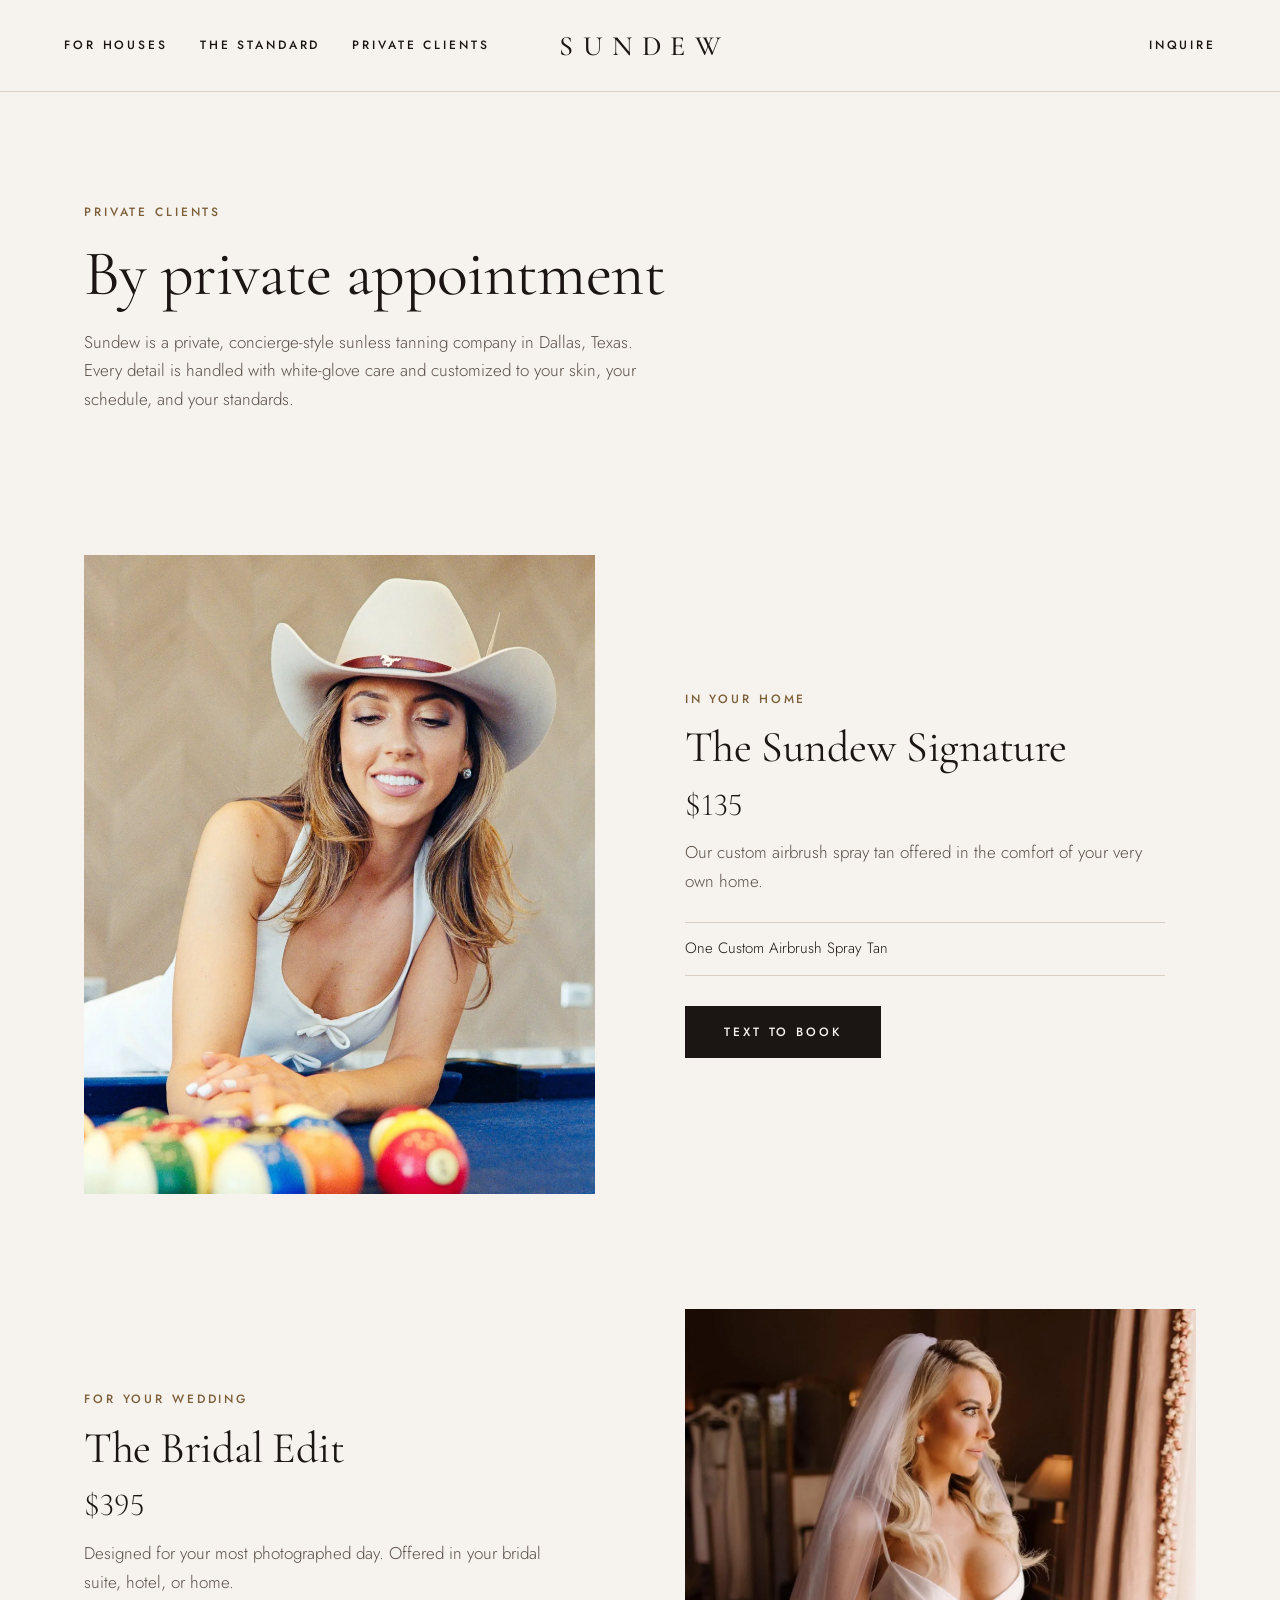
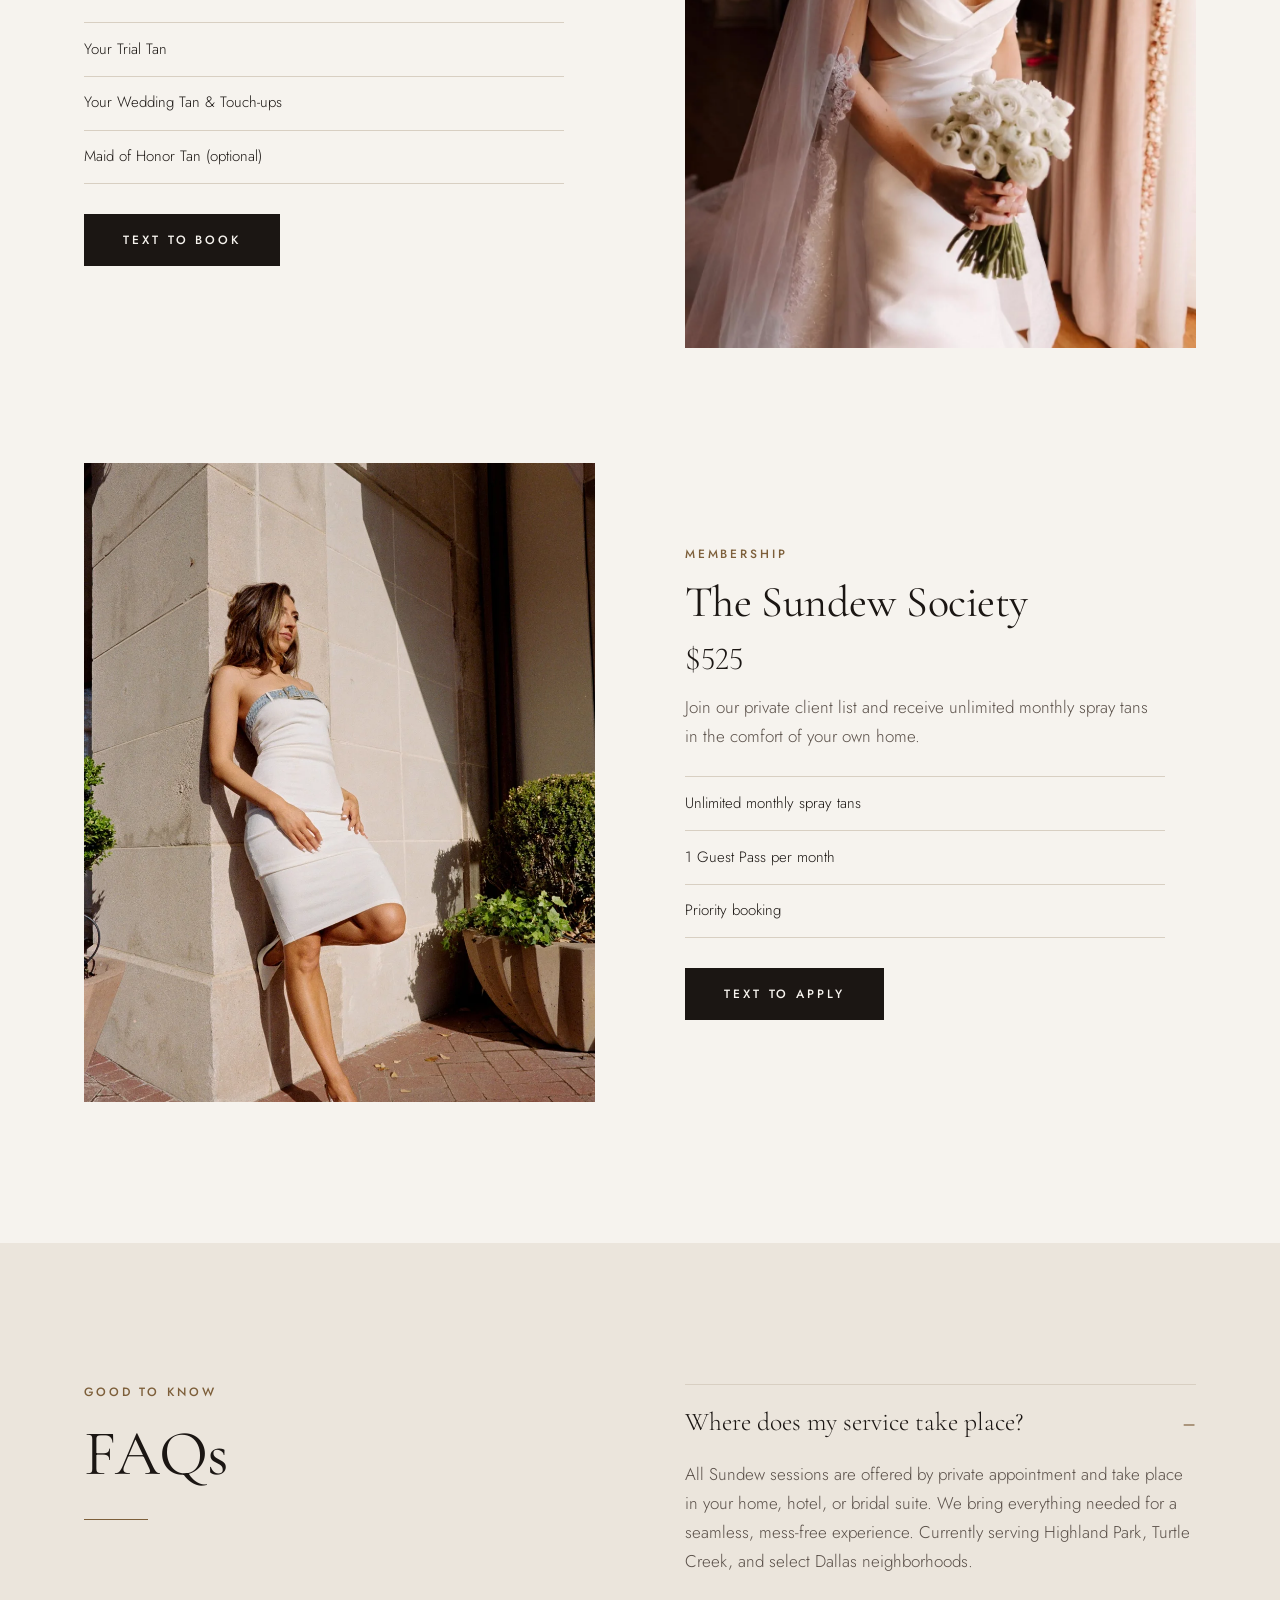
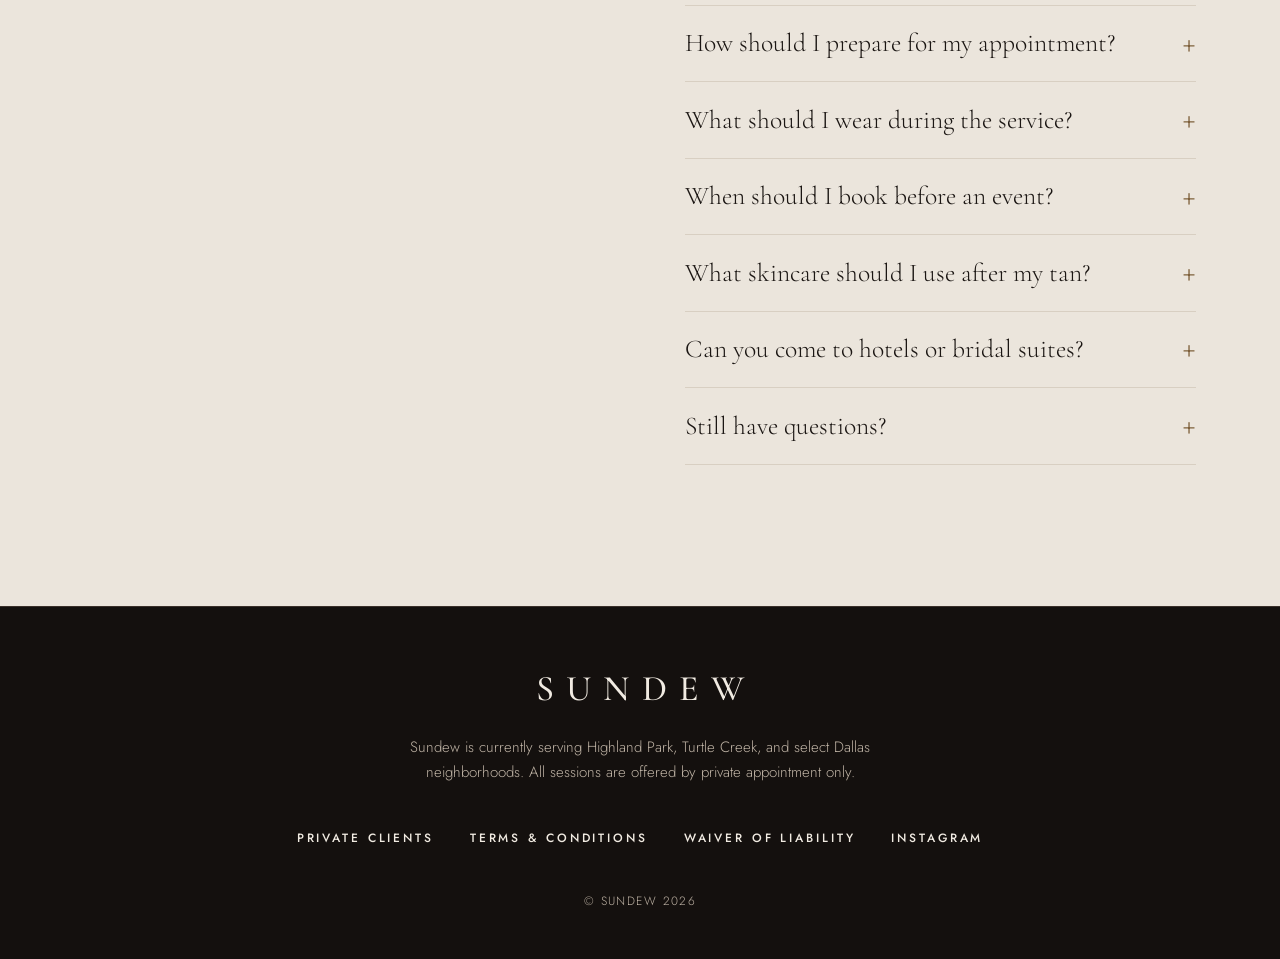
<file: private.html>
<!DOCTYPE html>
<html lang="en">
<head>
  <meta charset="utf-8">
  <meta name="viewport" content="width=device-width, initial-scale=1">
  <title>Private clients | Sundew</title>
  <meta name="description" content="Sundew's private client services in Dallas: The Sundew Signature, The Bridal Edit, and The Sundew Society. Custom airbrush tanning in your home, hotel, or bridal suite.">
  <link rel="canonical" href="https://www.sundewgroup.com/private.html">
  <link rel="icon" href="assets/favicon.svg" type="image/svg+xml">
  <link rel="preconnect" href="https://fonts.googleapis.com">
  <link rel="preconnect" href="https://fonts.gstatic.com" crossorigin>
  <link href="https://fonts.googleapis.com/css2?family=Cormorant+Garamond:ital,wght@0,400;0,500;1,400&family=Jost:wght@300;400;500&display=swap" rel="stylesheet">
  <link rel="stylesheet" href="css/styles.css?v=3">
</head>
<body>
  <a class="skip-link" href="#main">Skip to content</a>

  <header class="site-header">
    <div class="header-row">
      <button class="nav-toggle" id="nav-toggle" type="button" aria-expanded="false" aria-controls="site-nav">Menu</button>
      <a class="wordmark" href="./" aria-label="Sundew home">Sundew</a>
      <a class="header-cta" href="./#inquire">Inquire</a>
      <nav class="site-nav" id="site-nav" aria-label="Main">
        <a href="./#houses">For houses</a>
        <a href="./#standard">The standard</a>
        <a href="private.html">Private clients</a>
      </nav>
    </div>
  </header>

  <main id="main">
    <section class="page-head">
      <div class="wrap">
        <p class="label">Private clients</p>
        <h1>By private appointment</h1>
        <p>Sundew is a private, concierge-style sunless tanning company in Dallas, Texas. Every detail is handled with white-glove care and customized to your skin, your schedule, and your standards.</p>
      </div>
    </section>

    <section class="section" id="services">
      <div class="wrap">
        <article class="service">
          <figure class="service-figure">
            <img src="assets/photos/signature.webp" alt="A glowing Sundew client in a cream cowboy hat leaning over a pool table" width="1000" height="1500">
          </figure>
          <div class="service-copy">
            <p class="label">In your home</p>
            <h2>The Sundew Signature</h2>
            <p class="price">$135</p>
            <p>Our custom airbrush spray tan offered in the comfort of your very own home.</p>
            <ul class="includes">
              <li>One Custom Airbrush Spray Tan</li>
            </ul>
            <a class="btn" href="sms:+19258769255">Text to book</a>
          </div>
        </article>

        <article class="service service--flip">
          <figure class="service-figure">
            <img src="assets/photos/bridal.webp" alt="A bride in a silk gown and veil holding a white bouquet" width="1000" height="1245" loading="lazy">
          </figure>
          <div class="service-copy">
            <p class="label">For your wedding</p>
            <h2>The Bridal Edit</h2>
            <p class="price">$395</p>
            <p>Designed for your most photographed day. Offered in your bridal suite, hotel, or home.</p>
            <ul class="includes">
              <li>Your Trial Tan</li>
              <li>Your Wedding Tan &amp; Touch-ups</li>
              <li>Maid of Honor Tan (optional)</li>
            </ul>
            <a class="btn" href="sms:+19258769255">Text to book</a>
          </div>
        </article>

        <article class="service">
          <figure class="service-figure">
            <img src="assets/photos/portrait-wall.webp" alt="A Sundew client in a white dress leaning against a limestone wall in afternoon sun" width="1000" height="1500" loading="lazy">
          </figure>
          <div class="service-copy">
            <p class="label">Membership</p>
            <h2>The Sundew Society</h2>
            <p class="price">$525</p>
            <p>Join our private client list and receive unlimited monthly spray tans in the comfort of your own home.</p>
            <ul class="includes">
              <li>Unlimited monthly spray tans</li>
              <li>1 Guest Pass per month</li>
              <li>Priority booking</li>
            </ul>
            <a class="btn" href="sms:+19258769255">Text to apply</a>
          </div>
        </article>
      </div>
    </section>

    <section class="section faqs services" id="faq">
      <div class="wrap faq-layout">
        <div class="section-head">
          <p class="label">Good to know</p>
          <h2>FAQs</h2>
        </div>
        <div class="faq-list">
          <details class="faq" open>
            <summary>Where does my service take place?</summary>
            <p>All Sundew sessions are offered by private appointment and take place in your home, hotel, or bridal suite. We bring everything needed for a seamless, mess-free experience. Currently serving Highland Park, Turtle Creek, and select Dallas neighborhoods.</p>
          </details>
          <details class="faq">
            <summary>How should I prepare for my appointment?</summary>
            <ul>
              <li>Exfoliate 24–48 hours before.</li>
              <li>Shave or wax at least 24 hours in advance.</li>
              <li>Avoid lotion, deodorant, and perfume the day of.</li>
              <li>Wear loose, dark clothing.</li>
            </ul>
            <p>Pro tip: schedule nails, facials, or waxing before your tan—not after.</p>
          </details>
          <details class="faq">
            <summary>What should I wear during the service?</summary>
            <p>Whatever makes you feel most comfortable. Most clients go nude or wear a disposable thong. Male clients must wear undergarments.</p>
          </details>
          <details class="faq">
            <summary>When should I book before an event?</summary>
            <p>We recommend booking 1–2 days before your event.</p>
            <p>Brides: schedule your trial tan at least 3 weeks before the big day.</p>
          </details>
          <details class="faq">
            <summary>What skincare should I use after my tan?</summary>
            <ul>
              <li>Moisturize daily with fragrance-free lotion.</li>
              <li>Avoid oils, exfoliants, or long steamy showers.</li>
              <li>Use a tan extender to help your glow last even longer.</li>
            </ul>
          </details>
          <details class="faq">
            <summary>Can you come to hotels or bridal suites?</summary>
            <p>Yes. Sundew serves private homes, hotels, and bridal suites across Highland Park, Turtle Creek, and select Dallas neighborhoods.</p>
          </details>
          <details class="faq">
            <summary>Still have questions?</summary>
            <p>Please <a href="./#inquire">contact us using the form</a>, or text (925) 876-9255.</p>
          </details>
        </div>
      </div>
    </section>
  </main>

  <footer class="site-footer">
    <div class="wrap footer-inner">
      <p class="wordmark wordmark--footer">Sundew</p>
      <p class="footer-area">Sundew is currently serving Highland Park, Turtle Creek, and select Dallas neighborhoods. All sessions are offered by private appointment only.</p>
      <nav class="footer-nav" aria-label="Footer">
        <a href="private.html">Private clients</a>
        <a href="terms.html">Terms &amp; Conditions</a>
        <a href="waiver.html">Waiver of Liability</a>
        <a href="https://www.instagram.com/sundewdallas/">Instagram</a>
      </nav>
      <p class="footer-legal">&copy; Sundew <span id="year">2026</span></p>
    </div>
  </footer>

  <script src="js/config.js"></script>
  <script src="js/main.js?v=3"></script>
</body>
</html>
</file>
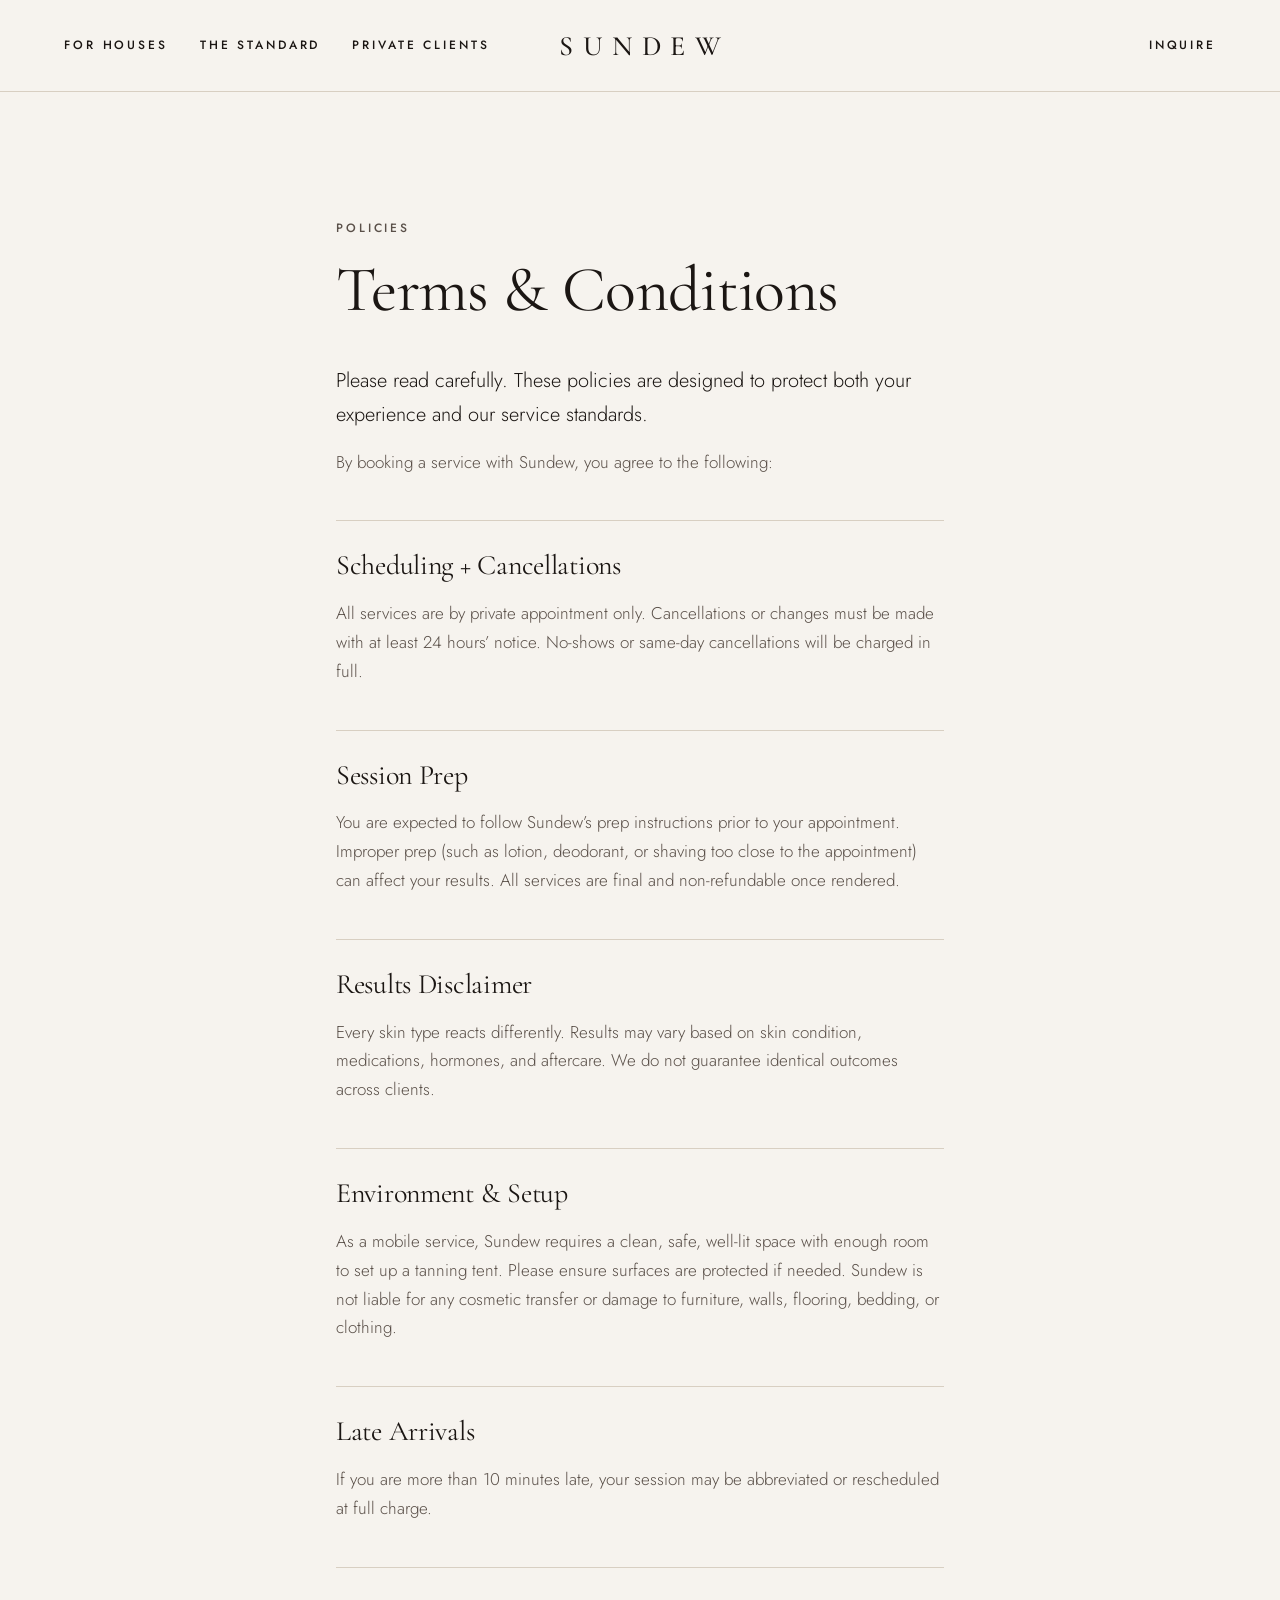
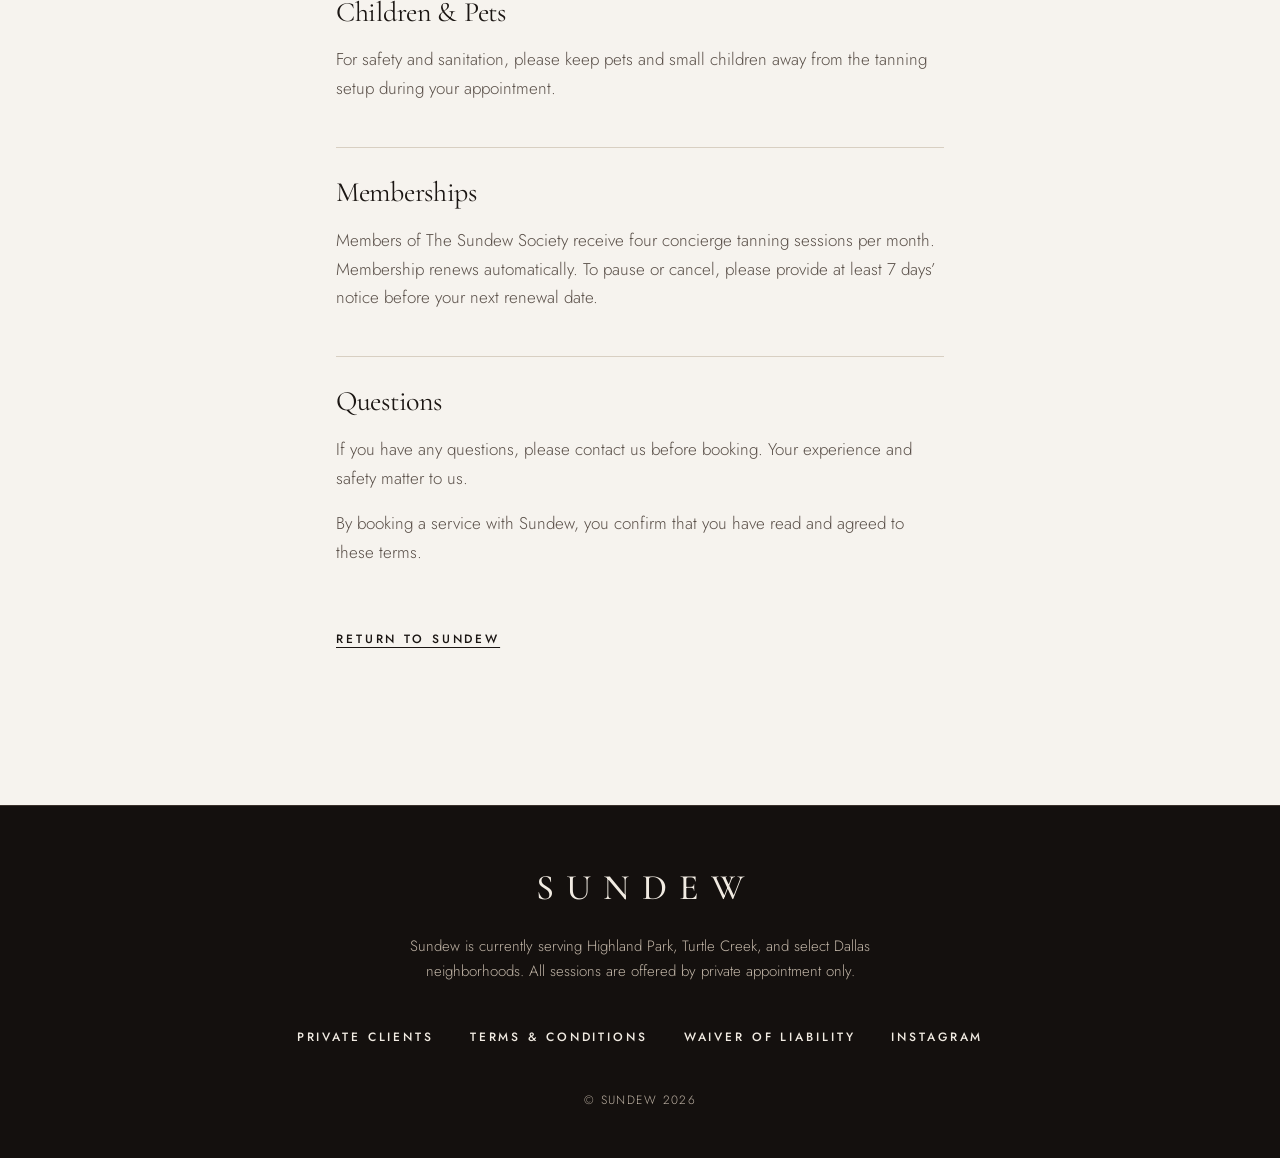
<file: terms.html>
<!DOCTYPE html>
<html lang="en">
<head>
  <meta charset="utf-8">
  <meta name="viewport" content="width=device-width, initial-scale=1">
  <title>Terms &amp; Conditions | Sundew</title>
  <meta name="description" content="Sundew's terms and conditions for private spray tanning appointments.">
  <link rel="canonical" href="https://www.sundewgroup.com/terms.html">
  <link rel="icon" href="assets/favicon.svg" type="image/svg+xml">
  <link rel="preconnect" href="https://fonts.googleapis.com">
  <link rel="preconnect" href="https://fonts.gstatic.com" crossorigin>
  <link href="https://fonts.googleapis.com/css2?family=Cormorant+Garamond:ital,wght@0,400;0,500;1,400&family=Jost:wght@300;400;500&display=swap" rel="stylesheet">
  <link rel="stylesheet" href="css/styles.css?v=3">
</head>
<body>
  <a class="skip-link" href="#main">Skip to content</a>

  <header class="site-header">
    <div class="header-row">
      <button class="nav-toggle" id="nav-toggle" type="button" aria-expanded="false" aria-controls="site-nav">Menu</button>
      <a class="wordmark" href="./" aria-label="Sundew home">Sundew</a>
      <a class="header-cta" href="./#inquire">Inquire</a>
      <nav class="site-nav" id="site-nav" aria-label="Main">
        <a href="./#houses">For houses</a>
        <a href="./#standard">The standard</a>
        <a href="private.html">Private clients</a>
      </nav>
    </div>
  </header>

  <main id="main" class="legal">
    <div class="wrap">
      <p class="label">Policies</p>
      <h1>Terms &amp; Conditions</h1>
      <p class="lead">Please read carefully. These policies are designed to protect both your experience and our service standards.</p>
      <p>By booking a service with Sundew, you agree to the following:</p>

      <h2>Scheduling + Cancellations</h2>
      <p>All services are by private appointment only. Cancellations or changes must be made with at least 24 hours’ notice. No-shows or same-day cancellations will be charged in full.</p>

      <h2>Session Prep</h2>
      <p>You are expected to follow Sundew’s prep instructions prior to your appointment. Improper prep (such as lotion, deodorant, or shaving too close to the appointment) can affect your results. All services are final and non-refundable once rendered.</p>

      <h2>Results Disclaimer</h2>
      <p>Every skin type reacts differently. Results may vary based on skin condition, medications, hormones, and aftercare. We do not guarantee identical outcomes across clients.</p>

      <h2>Environment &amp; Setup</h2>
      <p>As a mobile service, Sundew requires a clean, safe, well-lit space with enough room to set up a tanning tent. Please ensure surfaces are protected if needed. Sundew is not liable for any cosmetic transfer or damage to furniture, walls, flooring, bedding, or clothing.</p>

      <h2>Late Arrivals</h2>
      <p>If you are more than 10 minutes late, your session may be abbreviated or rescheduled at full charge.</p>

      <h2>Children &amp; Pets</h2>
      <p>For safety and sanitation, please keep pets and small children away from the tanning setup during your appointment.</p>

      <h2>Memberships</h2>
      <p>Members of The Sundew Society receive four concierge tanning sessions per month. Membership renews automatically. To pause or cancel, please provide at least 7 days’ notice before your next renewal date.</p>

      <h2>Questions</h2>
      <p>If you have any questions, please contact us before booking. Your experience and safety matter to us.</p>
      <p>By booking a service with Sundew, you confirm that you have read and agreed to these terms.</p>

      <a class="text-link back" href="./">Return to Sundew</a>
    </div>
  </main>

  <footer class="site-footer">
    <div class="wrap footer-inner">
      <p class="wordmark wordmark--footer">Sundew</p>
      <p class="footer-area">Sundew is currently serving Highland Park, Turtle Creek, and select Dallas neighborhoods. All sessions are offered by private appointment only.</p>
      <nav class="footer-nav" aria-label="Footer">
        <a href="private.html">Private clients</a>
        <a href="terms.html">Terms &amp; Conditions</a>
        <a href="waiver.html">Waiver of Liability</a>
        <a href="https://www.instagram.com/sundewdallas/">Instagram</a>
      </nav>
      <p class="footer-legal">&copy; Sundew <span id="year">2026</span></p>
    </div>
  </footer>

  <script src="js/config.js"></script>
  <script src="js/main.js?v=3"></script>
</body>
</html>
</file>
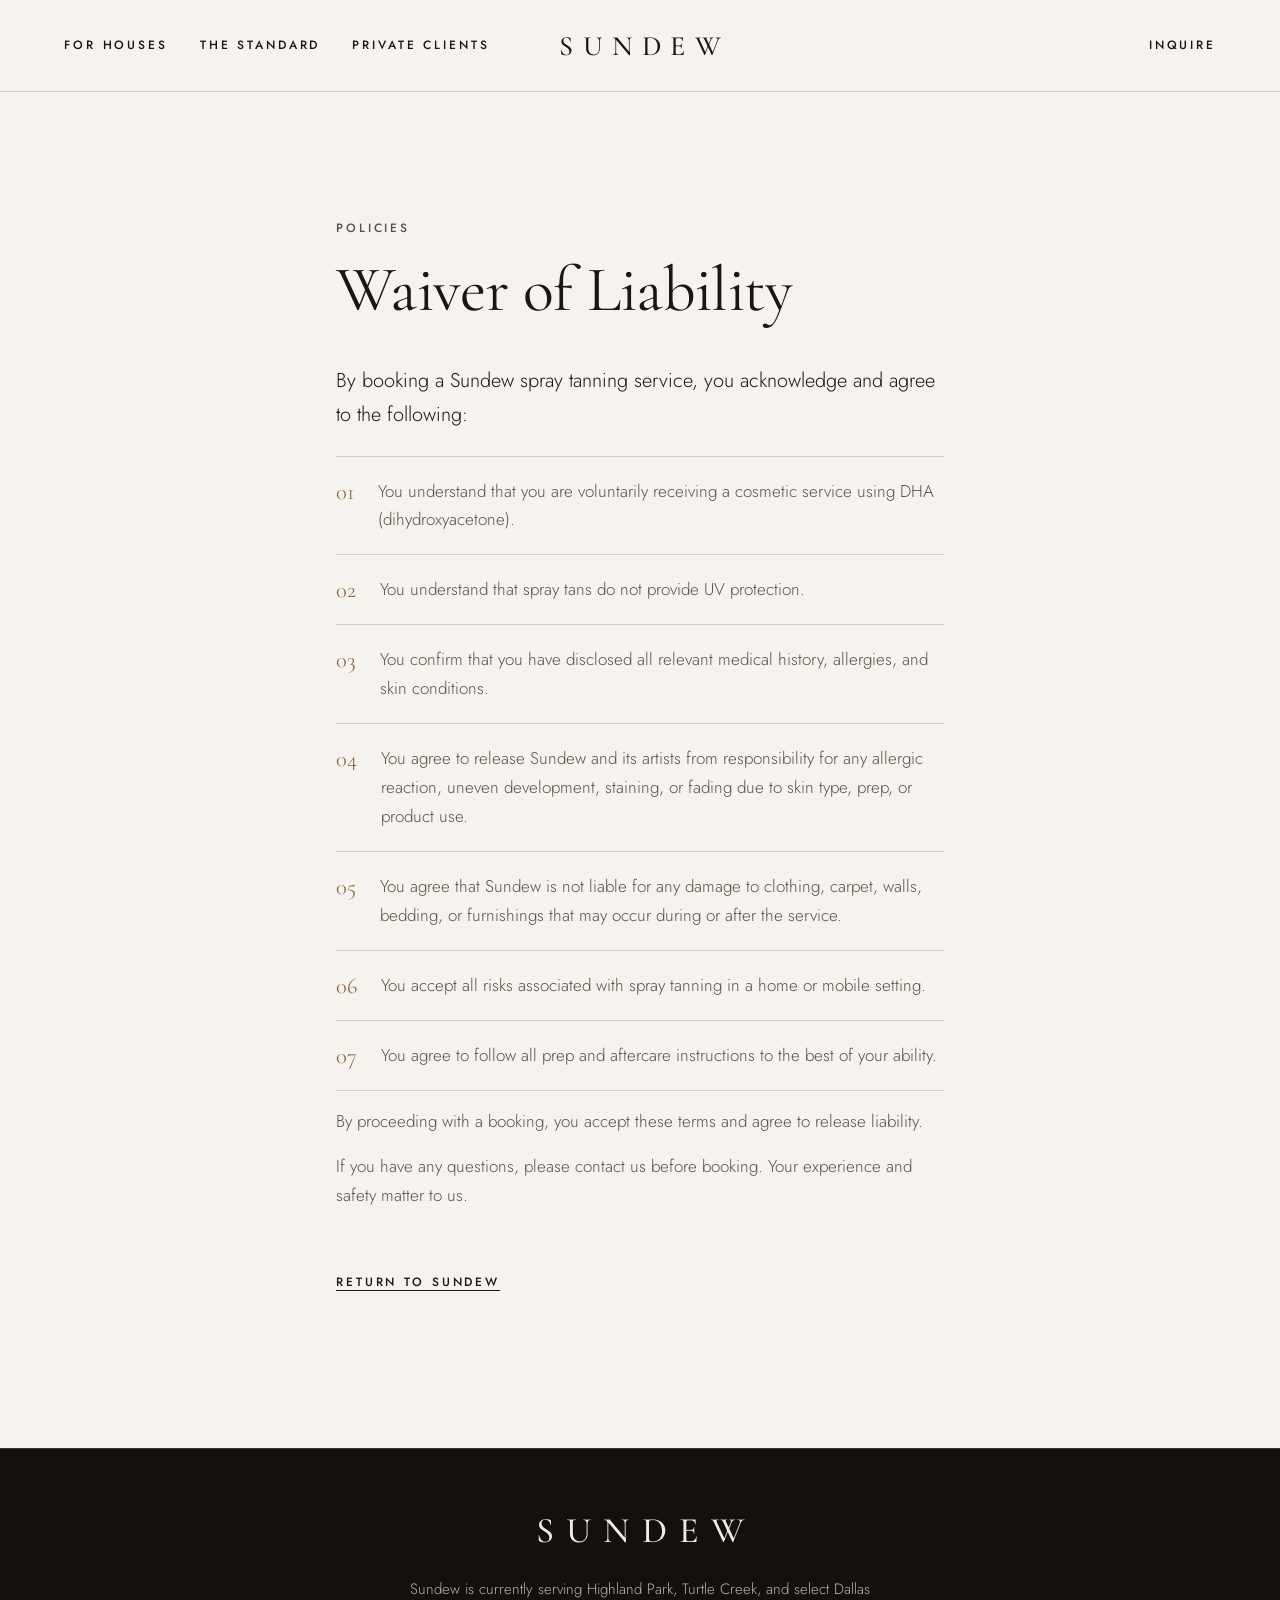
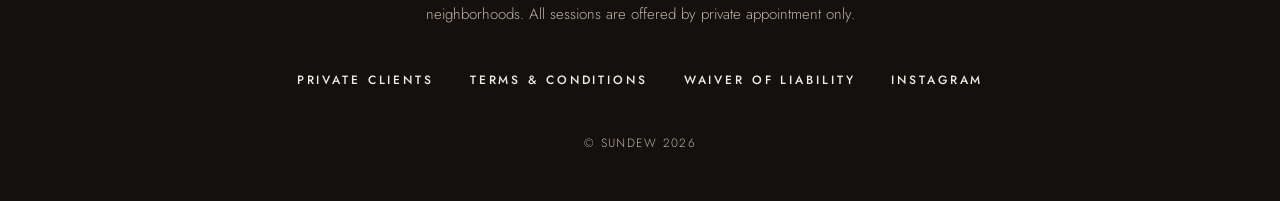
<file: waiver.html>
<!DOCTYPE html>
<html lang="en">
<head>
  <meta charset="utf-8">
  <meta name="viewport" content="width=device-width, initial-scale=1">
  <title>Waiver of Liability | Sundew</title>
  <meta name="description" content="Sundew's waiver of liability for spray tanning services.">
  <link rel="canonical" href="https://www.sundewgroup.com/waiver.html">
  <link rel="icon" href="assets/favicon.svg" type="image/svg+xml">
  <link rel="preconnect" href="https://fonts.googleapis.com">
  <link rel="preconnect" href="https://fonts.gstatic.com" crossorigin>
  <link href="https://fonts.googleapis.com/css2?family=Cormorant+Garamond:ital,wght@0,400;0,500;1,400&family=Jost:wght@300;400;500&display=swap" rel="stylesheet">
  <link rel="stylesheet" href="css/styles.css?v=3">
</head>
<body>
  <a class="skip-link" href="#main">Skip to content</a>

  <header class="site-header">
    <div class="header-row">
      <button class="nav-toggle" id="nav-toggle" type="button" aria-expanded="false" aria-controls="site-nav">Menu</button>
      <a class="wordmark" href="./" aria-label="Sundew home">Sundew</a>
      <a class="header-cta" href="./#inquire">Inquire</a>
      <nav class="site-nav" id="site-nav" aria-label="Main">
        <a href="./#houses">For houses</a>
        <a href="./#standard">The standard</a>
        <a href="private.html">Private clients</a>
      </nav>
    </div>
  </header>

  <main id="main" class="legal">
    <div class="wrap">
      <p class="label">Policies</p>
      <h1>Waiver of Liability</h1>
      <p class="lead">By booking a Sundew spray tanning service, you acknowledge and agree to the following:</p>

      <ol>
        <li>You understand that you are voluntarily receiving a cosmetic service using DHA (dihydroxyacetone).</li>
        <li>You understand that spray tans do not provide UV protection.</li>
        <li>You confirm that you have disclosed all relevant medical history, allergies, and skin conditions.</li>
        <li>You agree to release Sundew and its artists from responsibility for any allergic reaction, uneven development, staining, or fading due to skin type, prep, or product use.</li>
        <li>You agree that Sundew is not liable for any damage to clothing, carpet, walls, bedding, or furnishings that may occur during or after the service.</li>
        <li>You accept all risks associated with spray tanning in a home or mobile setting.</li>
        <li>You agree to follow all prep and aftercare instructions to the best of your ability.</li>
      </ol>

      <p>By proceeding with a booking, you accept these terms and agree to release liability.</p>
      <p>If you have any questions, please contact us before booking. Your experience and safety matter to us.</p>

      <a class="text-link back" href="./">Return to Sundew</a>
    </div>
  </main>

  <footer class="site-footer">
    <div class="wrap footer-inner">
      <p class="wordmark wordmark--footer">Sundew</p>
      <p class="footer-area">Sundew is currently serving Highland Park, Turtle Creek, and select Dallas neighborhoods. All sessions are offered by private appointment only.</p>
      <nav class="footer-nav" aria-label="Footer">
        <a href="private.html">Private clients</a>
        <a href="terms.html">Terms &amp; Conditions</a>
        <a href="waiver.html">Waiver of Liability</a>
        <a href="https://www.instagram.com/sundewdallas/">Instagram</a>
      </nav>
      <p class="footer-legal">&copy; Sundew <span id="year">2026</span></p>
    </div>
  </footer>

  <script src="js/config.js"></script>
  <script src="js/main.js?v=3"></script>
</body>
</html>
</file>
<file: css/styles.css>
/* ==========================================================================
   Sundew — site styles
   Change the look of the whole site from the tokens in :root below.
   Layout idea: an editorial lookbook. Porcelain pages, full-bleed photography,
   espresso "evening" bands, and a single bronze hairline as the only ornament.
   ========================================================================== */

:root {
  /* Color */
  --porcelain: #f6f3ee;   /* page ground */
  --bone: #ebe5dc;        /* quiet alternate ground */
  --ink: #1b1613;         /* text on light */
  --ink-soft: #5a5049;    /* secondary text on light */
  --bronze: #7d5f3a;      /* labels and hairlines on light */
  --night: #14100e;       /* evening bands */
  --on-night: #f1ebe2;    /* text on dark */
  --on-night-soft: #bfb3a5;
  --gilt: #c2a574;        /* labels and hairlines on dark */
  --rule: #d8cfc2;
  --rule-night: #3a302a;

  /* Type */
  --font-display: "Cormorant Garamond", "Libre Baskerville", Georgia, "Times New Roman", serif;
  --font-body: "Jost", "Avenir Next", "Century Gothic", "Segoe UI", sans-serif;
  --text-label: 0.75rem;
  --text-small: 0.9375rem;
  --text-body: 1.0625rem;
  --text-lead: 1.25rem;
  --text-h3: clamp(1.9rem, 1.5rem + 1.6vw, 2.75rem);
  --text-h2: clamp(2.4rem, 1.7rem + 3vw, 4rem);
  --text-h1: clamp(2.9rem, 1.6rem + 6vw, 6.25rem);
  --tracking-label: 0.24em;

  /* Space */
  --gutter: clamp(1.25rem, 5vw, 4.5rem);
  --section-pad: clamp(5rem, 11vw, 9.5rem);
  --max: 1240px;
}

/* ---------- Base ---------- */
*, *::before, *::after { box-sizing: border-box; }
html { scroll-behavior: smooth; }
body {
  margin: 0;
  background: var(--porcelain);
  color: var(--ink);
  font-family: var(--font-body);
  font-size: var(--text-body);
  font-weight: 300;
  line-height: 1.7;
  -webkit-font-smoothing: antialiased;
}
h1, h2, h3 {
  margin: 0;
  font-family: var(--font-display);
  font-weight: 400;
  line-height: 1.04;
  letter-spacing: -0.01em;
  text-wrap: balance;
}
h1 { font-size: var(--text-h1); }
h2 { font-size: var(--text-h2); }
h3 { font-size: var(--text-h3); }
h1 em, h2 em { font-style: italic; }
p { margin: 0; }
ul { margin: 0; padding: 0; list-style: none; }
a { color: inherit; text-underline-offset: 0.3em; text-decoration-thickness: 1px; }
img { display: block; max-width: 100%; height: auto; }
figure { margin: 0; }
:focus-visible { outline: 2px solid var(--bronze); outline-offset: 4px; }
.hero :focus-visible, .partners :focus-visible, .contact :focus-visible, .site-footer :focus-visible, .site-header--over :focus-visible { outline-color: var(--gilt); }

.wrap { max-width: var(--max); margin-inline: auto; padding-inline: var(--gutter); }
.skip-link {
  position: absolute; left: 1rem; top: -5rem; z-index: 30;
  background: var(--ink); color: var(--porcelain); padding: 0.75rem 1.25rem;
}
.skip-link:focus { top: 1rem; }

.label {
  font-size: var(--text-label); font-weight: 500; line-height: 1.4;
  letter-spacing: var(--tracking-label); text-transform: uppercase; color: var(--bronze);
}

/* ---------- Buttons and links ---------- */
.btn {
  display: inline-flex; align-items: center; justify-content: center;
  min-height: 3.25rem; padding: 0.9rem 2.4rem;
  background: var(--ink); color: var(--porcelain); border: 1px solid var(--ink);
  font: 500 var(--text-label)/1.2 var(--font-body);
  letter-spacing: var(--tracking-label); text-transform: uppercase; text-decoration: none;
  cursor: pointer; transition: background-color 0.25s ease, color 0.25s ease;
}
.btn:hover { background: transparent; color: var(--ink); }
.btn--light { background: var(--on-night); color: var(--night); border-color: var(--on-night); }
.btn--light:hover { background: transparent; color: var(--on-night); }
.text-link {
  font-size: var(--text-label); font-weight: 500; letter-spacing: var(--tracking-label);
  text-transform: uppercase; padding-block: 0.9rem;
}

/* ---------- Header ---------- */
.site-header { background: var(--porcelain); border-bottom: 1px solid var(--rule); color: var(--ink); }
.site-header--over {
  position: absolute; inset: 0 0 auto 0; z-index: 10;
  background: transparent; border-bottom: 0; color: var(--on-night);
}
.header-row {
  display: grid; grid-template-columns: 1fr auto 1fr; align-items: center; gap: 0.75rem 1rem;
  padding: 1.5rem var(--gutter);
}
.wordmark {
  grid-column: 2; font-family: var(--font-display); font-size: 1.75rem; font-weight: 500; line-height: 1;
  letter-spacing: 0.34em; margin-right: -0.34em; text-transform: uppercase; text-decoration: none;
}
.site-nav {
  grid-column: 1; grid-row: 1; display: flex; flex-wrap: wrap; gap: 0.25rem 2rem;
}
.site-nav a, .header-cta, .nav-toggle {
  font: 500 var(--text-label)/1.2 var(--font-body); letter-spacing: var(--tracking-label);
  text-transform: uppercase; text-decoration: none; padding-block: 0.9rem;
}
.site-nav a:hover, .header-cta:hover { text-decoration: underline; }
.header-cta { grid-column: 3; grid-row: 1; justify-self: end; }
.nav-toggle { display: none; background: none; border: 0; color: inherit; cursor: pointer; justify-self: start; padding-inline: 0; }

/* ---------- Hero ---------- */
.hero {
  position: relative; display: grid; align-items: end;
  min-height: min(92vh, 60rem); background: var(--night); color: var(--on-night); overflow: hidden;
}
.hero-img { position: absolute; inset: 0; width: 100%; height: 100%; object-fit: cover; object-position: 50% 35%; }
.hero::after {
  content: ""; position: absolute; inset: 0;
  background: linear-gradient(to bottom, rgba(20, 16, 14, 0.55) 0%, rgba(20, 16, 14, 0.1) 30%, rgba(20, 16, 14, 0.2) 55%, rgba(20, 16, 14, 0.78) 100%);
}
.hero-copy {
  position: relative; z-index: 1; display: flex; flex-direction: column; gap: 1.75rem;
  max-width: var(--max); width: 100%; margin-inline: auto;
  padding: 9rem var(--gutter) clamp(3rem, 7vw, 5.5rem);
}
.hero-copy .label { color: var(--on-night); }
.hero h1 { max-width: 12em; }
.hero-actions { display: flex; flex-wrap: wrap; align-items: center; gap: 0.75rem 2.25rem; }

@media (prefers-reduced-motion: no-preference) {
  .hero-img { animation: settle 2.4s cubic-bezier(0.2, 0.6, 0.2, 1) both; }
  .hero-copy > * { animation: rise 1.1s cubic-bezier(0.2, 0.6, 0.2, 1) both; }
  .hero-copy > :nth-child(2) { animation-delay: 0.15s; }
  .hero-copy > :nth-child(3) { animation-delay: 0.3s; }
}
@keyframes settle { from { transform: scale(1.06); } to { transform: scale(1); } }
@keyframes rise { from { opacity: 0; transform: translateY(1.25rem); } to { opacity: 1; transform: none; } }

/* ---------- Sections ---------- */
.section { padding-block: var(--section-pad); }
.section-head { display: flex; flex-direction: column; gap: 1.25rem; margin-bottom: clamp(3rem, 6vw, 5rem); }
.section-head::after { content: ""; width: 4rem; height: 1px; background: var(--bronze); margin-top: 0.75rem; }

/* Introduction */
.intro-grid {
  display: grid; align-items: center; gap: 3rem clamp(2.5rem, 7vw, 7rem);
  grid-template-columns: repeat(auto-fit, minmax(min(21rem, 100%), 1fr));
}
.intro-copy { display: flex; flex-direction: column; gap: 1.5rem; max-width: 34rem; }
.intro-copy p:not(.label):not(.statement) { color: var(--ink-soft); }
.statement { font-family: var(--font-display); font-size: var(--text-h3); line-height: 1.15; text-wrap: balance; }
.intro-figure img { width: 100%; aspect-ratio: 4 / 5; object-fit: cover; }

/* Services */
.services { background: var(--bone); }
.service {
  display: grid; align-items: center; gap: 2.5rem clamp(2.5rem, 7vw, 7rem);
  grid-template-columns: repeat(auto-fit, minmax(min(21rem, 100%), 1fr));
}
.service + .service { margin-top: clamp(4rem, 9vw, 8rem); }
.service-figure img { width: 100%; aspect-ratio: 4 / 5; object-fit: cover; object-position: 50% 20%; }
.service-copy { display: flex; flex-direction: column; align-items: flex-start; gap: 1.1rem; max-width: 30rem; }
.service-copy > p:not(.label):not(.price) { color: var(--ink-soft); }
.price { font-family: var(--font-display); font-size: 2rem; line-height: 1; font-variant-numeric: lining-nums; }
.includes {
  width: 100%; display: flex; flex-direction: column;
  border-top: 1px solid var(--rule); margin-block: 0.5rem 0.75rem; font-size: var(--text-small);
}
.includes li { padding: 0.85rem 0; border-bottom: 1px solid var(--rule); }
@media (min-width: 760px) {
  .service--flip .service-figure { order: 2; }
}

/* For partners */
.partners { background: var(--night); color: var(--on-night); }
.partners .label, .contact .label { color: var(--gilt); }
.partners-grid {
  display: grid; gap: 3.5rem clamp(2.5rem, 7vw, 7rem);
  grid-template-columns: repeat(auto-fit, minmax(min(21rem, 100%), 1fr));
}
.partners-copy { display: flex; flex-direction: column; align-items: flex-start; gap: 1.5rem; max-width: 32rem; }
.partners-copy > p:not(.label) { color: var(--on-night-soft); }
.partners-list { border-top: 1px solid var(--rule-night); }
.partners-list li { padding: 1.6rem 0; border-bottom: 1px solid var(--rule-night); display: flex; flex-direction: column; gap: 0.4rem; }
.partners-list h3 { font-size: 1.6rem; line-height: 1.15; }
.partners-list p { color: var(--on-night-soft); font-size: var(--text-small); }

/* Gallery */
.gallery { display: grid; grid-template-columns: repeat(3, minmax(0, 1fr)); }
.gallery img { width: 100%; height: 100%; aspect-ratio: 3 / 4; object-fit: cover; object-position: 50% 25%; }
@media (max-width: 640px) {
  .gallery { grid-template-columns: repeat(2, minmax(0, 1fr)); }
  .gallery img:last-child { display: none; }
}

/* FAQ */
.faq-layout { display: grid; gap: 1rem clamp(2.5rem, 7vw, 7rem); grid-template-columns: repeat(auto-fit, minmax(min(21rem, 100%), 1fr)); }
.faq-layout .section-head { margin-bottom: 1.5rem; }
.faq-list { border-top: 1px solid var(--rule); }
.faq { border-bottom: 1px solid var(--rule); }
.faq summary {
  display: flex; justify-content: space-between; align-items: center; gap: 1.5rem;
  padding: 1.4rem 0; cursor: pointer; list-style: none;
  font-family: var(--font-display); font-size: 1.6rem; line-height: 1.2;
}
.faq summary::-webkit-details-marker { display: none; }
.faq summary::after { content: "+"; flex: none; font-family: var(--font-body); font-weight: 300; font-size: 1.5rem; line-height: 1; color: var(--bronze); }
.faq[open] summary::after { content: "\2212"; }
.faq > p, .faq > ul { color: var(--ink-soft); max-width: 36rem; padding-bottom: 1.1rem; }
.faq > :last-child { padding-bottom: 1.8rem; }
.faq ul { display: flex; flex-direction: column; gap: 0.35rem; }
.faq li { display: flex; gap: 0.9rem; align-items: baseline; }
.faq li::before { content: ""; flex: none; width: 1rem; height: 1px; background: var(--bronze); transform: translateY(-0.3em); }

/* Contact */
.contact { background: var(--night); color: var(--on-night); }
.contact-grid { display: grid; gap: 3.5rem clamp(2.5rem, 7vw, 7rem); grid-template-columns: repeat(auto-fit, minmax(min(21rem, 100%), 1fr)); }
.contact-copy { display: flex; flex-direction: column; gap: 1.5rem; max-width: 32rem; }
.contact-copy h2 { font-size: var(--text-h3); line-height: 1.12; }
.contact-copy > p:not(.label) { color: var(--on-night-soft); }
.contact-details { margin: 1rem 0 0; border-top: 1px solid var(--rule-night); }
.contact-details > div { display: flex; flex-wrap: wrap; justify-content: space-between; gap: 0.25rem 1.5rem; padding: 1.1rem 0; border-bottom: 1px solid var(--rule-night); }
.contact-details dt { font-size: var(--text-label); font-weight: 500; letter-spacing: var(--tracking-label); text-transform: uppercase; color: var(--gilt); align-self: center; }
.contact-details dd { margin: 0; font-family: var(--font-display); font-size: 1.5rem; line-height: 1.2; }
.contact-details a { text-decoration: none; }
.contact-details a:hover { text-decoration: underline; }
.contact-form { display: flex; flex-direction: column; gap: 1.6rem; }
.field { display: flex; flex-direction: column; gap: 0.35rem; flex: 1 1 12rem; min-width: 0; }
.field-row { display: flex; flex-wrap: wrap; gap: 1.6rem; }
.field label { font-size: var(--text-label); font-weight: 500; letter-spacing: var(--tracking-label); text-transform: uppercase; color: var(--on-night-soft); }
.field input, .field select, .field textarea {
  width: 100%; min-height: 3rem; padding: 0.6rem 0;
  background: transparent; color: var(--on-night);
  border: 0; border-bottom: 1px solid #8a7b6c; border-radius: 0;
  font: 300 var(--text-body)/1.5 var(--font-body);
}
.field select option { color: var(--ink); background: var(--porcelain); }
.field textarea { resize: vertical; }
.field input:focus-visible, .field select:focus-visible, .field textarea:focus-visible { outline: 0; border-bottom-color: var(--gilt); box-shadow: 0 1px 0 var(--gilt); }
.field [aria-invalid="true"] { border-bottom-color: #f0a898; }
.contact-form .btn { align-self: flex-start; margin-top: 0.5rem; }
.form-status { font-size: var(--text-small); min-height: 1.6em; }
.form-status.is-error { color: #f0a898; }
.form-status.is-ok { color: var(--gilt); }

/* ---------- Footer ---------- */
.site-footer { background: var(--night); color: var(--on-night-soft); border-top: 1px solid var(--rule-night); padding-block: 4rem 3rem; }
.footer-inner { display: flex; flex-direction: column; align-items: center; gap: 1.75rem; text-align: center; }
.wordmark--footer { color: var(--on-night); font-size: 2.25rem; }
.footer-area { max-width: 34rem; font-size: var(--text-small); }
.footer-nav { display: flex; flex-wrap: wrap; justify-content: center; gap: 0.25rem 2.25rem; }
.footer-nav a { font-size: var(--text-label); font-weight: 500; letter-spacing: var(--tracking-label); text-transform: uppercase; text-decoration: none; padding-block: 0.9rem; color: var(--on-night); }
.footer-nav a:hover { text-decoration: underline; }
.footer-legal { font-size: var(--text-label); letter-spacing: 0.12em; text-transform: uppercase; }

/* ---------- Legal pages ---------- */
.legal { padding-block: clamp(4rem, 9vw, 7rem) var(--section-pad); }
.legal .wrap { max-width: 46rem; }
.legal h1 { font-size: var(--text-h2); margin-block: 1.25rem 2.5rem; }
.legal h2 { font-size: 1.75rem; line-height: 1.2; margin-top: 2.75rem; padding-top: 1.75rem; border-top: 1px solid var(--rule); }
.legal p { margin-top: 1rem; color: var(--ink-soft); }
.legal p.lead { color: var(--ink); font-size: var(--text-lead); }
.legal ol { margin: 1.5rem 0 0; padding: 0; list-style: none; counter-reset: clause; border-top: 1px solid var(--rule); }
.legal ol li { counter-increment: clause; display: flex; gap: 1.5rem; padding: 1.25rem 0; border-bottom: 1px solid var(--rule); color: var(--ink-soft); }
.legal ol li::before { content: counter(clause, decimal-leading-zero); font-family: var(--font-display); font-size: 1.4rem; line-height: 1.3; color: var(--bronze); }
.legal .back { display: inline-block; margin-top: 3rem; }

/* ---------- Partner-facing home page ---------- */
.hero-sub { max-width: 34rem; font-size: var(--text-lead); line-height: 1.55; }
.manifesto .wrap { max-width: 54rem; display: flex; flex-direction: column; align-items: center; gap: 1.75rem; text-align: center; }
.manifesto p:not(.label):not(.statement) { color: var(--ink-soft); max-width: 38rem; }
.standard { background: var(--night); color: var(--on-night); }
.standard .label { color: var(--gilt); }
.standard .section-head::after { background: var(--gilt); }
.standard-list { display: grid; gap: 0 clamp(2rem, 5vw, 4.5rem); grid-template-columns: repeat(auto-fit, minmax(min(17rem, 100%), 1fr)); }
.standard-list li { display: flex; flex-direction: column; gap: 0.5rem; padding: 1.75rem 0; border-top: 1px solid var(--rule-night); }
.standard-list h3 { font-size: 1.7rem; line-height: 1.15; }
.standard-list p { color: var(--on-night-soft); font-size: var(--text-small); }
.steps { margin: 0; padding: 0; list-style: none; counter-reset: step; display: grid; gap: 2.5rem clamp(1.5rem, 4vw, 3rem); grid-template-columns: repeat(auto-fit, minmax(min(14rem, 100%), 1fr)); }
.steps li { counter-increment: step; display: flex; flex-direction: column; gap: 0.6rem; padding-top: 1.25rem; border-top: 1px solid var(--bronze); }
.steps li::before { content: counter(step, decimal-leading-zero); font-family: var(--font-display); font-size: 2rem; line-height: 1; color: var(--bronze); }
.steps h3 { font-size: 1.6rem; line-height: 1.15; }
.steps p { color: var(--ink-soft); font-size: var(--text-small); }

.residence { background: var(--night); color: var(--on-night); border-top: 1px solid var(--rule-night); padding-block: 2.5rem; text-align: center; }
.residence .wrap { display: flex; flex-direction: column; align-items: center; gap: 0.6rem; }
.residence .label { color: var(--gilt); }
.residence-name { font-family: var(--font-display); font-size: clamp(1.7rem, 1.2rem + 1.8vw, 2.6rem); line-height: 1.1; letter-spacing: 0.03em; }

.feature--night { background: var(--night); color: var(--on-night); }
.feature--night .label { color: var(--gilt); }
.feature--night .intro-copy p:not(.label):not(.statement) { color: var(--on-night-soft); }
.feature .intro-copy h2 { font-size: var(--text-h2); }
.feature .intro-copy .btn { align-self: flex-start; margin-top: 0.5rem; }

/* ---------- Private clients page ---------- */
.page-head { padding-block: clamp(4rem, 9vw, 7rem) 0; }
.page-head .wrap { display: flex; flex-direction: column; gap: 1.25rem; }
.page-head h1 { font-size: var(--text-h2); }
.page-head p:not(.label) { color: var(--ink-soft); max-width: 36rem; }
.service-copy h2 { font-size: var(--text-h3); }

/* ---------- Small screens ---------- */
@media (max-width: 880px) {
  .nav-toggle { display: inline-block; grid-column: 1; grid-row: 1; }
  .site-nav { grid-column: 1 / -1; grid-row: 2; flex-direction: column; gap: 0; padding-bottom: 0.5rem; }
  .js .site-nav { display: none; }
  .js .site-nav.is-open { display: flex; }
  .site-header--over.is-open { background: var(--night); }
  .wordmark { font-size: 1.4rem; }
  .hero-copy { padding-top: 7rem; }
}

@media (prefers-reduced-motion: reduce) {
  html { scroll-behavior: auto; }
  .btn { transition: none; }
}

/* ---------- Motion and atmosphere ---------- */
html { scroll-padding-top: 5rem; }
.site-header--over { position: fixed; transition: background-color 0.4s ease; }
.site-header--over .header-row { transition: padding 0.4s ease; }
.site-header--over.is-scrolled { background: rgba(20, 16, 14, 0.88); -webkit-backdrop-filter: blur(10px); backdrop-filter: blur(10px); }
.site-header--over.is-scrolled .header-row { padding-block: 0.8rem; }

.home .hero-img { animation: none; transform: translate3d(0, calc(var(--scroll, 0) * 0.18px), 0) scale(1.1); }
.home .hero-copy > * { animation-delay: 0.1s; }
.home .hero-copy > :nth-child(2) { animation-delay: 0.22s; }
.home .hero-copy > :nth-child(3) { animation-delay: 0.34s; }
.home .hero-copy > :nth-child(4) { animation-delay: 0.46s; }
.hero-glow {
  position: absolute; inset: 0; z-index: 1; pointer-events: none; mix-blend-mode: soft-light;
  background: radial-gradient(30rem circle at var(--mx, 72%) var(--my, 32%), rgba(255, 214, 150, 0.5), transparent 62%);
}
.seal { position: absolute; right: var(--gutter); bottom: clamp(3rem, 7vw, 5.5rem); z-index: 1; width: 9.5rem; height: 9.5rem; color: var(--on-night); }
.seal svg { display: block; width: 100%; height: 100%; overflow: visible; }
.seal-ring { transform-origin: 100px 100px; animation: seal-spin 44s linear infinite; }
.seal-ring text { font: 500 10px var(--font-body); letter-spacing: 0.3em; text-transform: uppercase; fill: currentColor; }
.seal-s { font-family: var(--font-display); font-size: 56px; fill: currentColor; }
@keyframes seal-spin { to { transform: rotate(360deg); } }

/* The evening: a pinned photograph that changes as the story scrolls */
.story { background: var(--night); color: var(--on-night); }
.story-grid { display: grid; grid-template-columns: minmax(0, 1fr) minmax(0, 1fr); }
.story-media { position: sticky; top: 0; height: 100vh; overflow: hidden; }
.story-media img, .story-media video {
  position: absolute; inset: 0; width: 100%; height: 100%; object-fit: cover; object-position: 50% 25%;
  opacity: 0; transform: scale(1.06); transition: opacity 1.1s ease, transform 6s ease;
}
.story-media img.is-active, .story-media video.is-active { opacity: 1; transform: scale(1); }
.story-chapters { padding-inline: clamp(1.5rem, 6vw, 6rem); }
.story-intro { display: flex; flex-direction: column; gap: 1.25rem; padding-top: var(--section-pad); max-width: 30rem; }
.story .label { color: var(--gilt); }
.chapter { display: flex; flex-direction: column; justify-content: center; gap: 1.1rem; min-height: 82vh; max-width: 30rem; transition: opacity 0.6s ease; }
.js .chapter { opacity: 0.25; }
.js .chapter.is-active { opacity: 1; }
.chapter h3 { font-size: var(--text-h2); }
.chapter p:not(.label) { color: var(--on-night-soft); font-size: var(--text-lead); line-height: 1.55; }

/* Reveal on scroll */
.js [data-reveal] {
  opacity: 0; transform: translateY(1.75rem);
  transition: opacity 1s cubic-bezier(0.2, 0.6, 0.2, 1), transform 1s cubic-bezier(0.2, 0.6, 0.2, 1);
  transition-delay: var(--d, 0s);
}
.js [data-reveal].is-in { opacity: 1; transform: none; }
.js figure[data-reveal] { opacity: 1; transform: none; overflow: hidden; }
.js figure[data-reveal] img { opacity: 0; transform: scale(1.06); transition: opacity 1.1s ease, transform 1.6s cubic-bezier(0.2, 0.7, 0.2, 1); }
.js figure[data-reveal].is-in img { opacity: 1; transform: none; }
.service-figure { overflow: hidden; }
.service-figure img { transition: transform 1.6s cubic-bezier(0.2, 0.6, 0.2, 1); }
.service:hover .service-figure img { transform: scale(1.04); }

@media (max-width: 880px) {
  .seal { display: none; }
  .story-grid { grid-template-columns: minmax(0, 1fr); }
  .story-media { height: 46vh; z-index: 1; }
  .story-intro { padding-top: 3.5rem; }
  .chapter { min-height: 62vh; }
}
@media (prefers-reduced-motion: reduce) {
  .seal-ring { animation: none; }
  .home .hero-img { transform: none; }
  .home .hero-copy > * { animation: none; }
  .story-media img, .story-media video, .service-figure img { transition: none; }
  .js [data-reveal], .js figure[data-reveal] { opacity: 1; transform: none; clip-path: none; transition: none; }
  .js .chapter { opacity: 1; }
}

/* ---------- The case for the house ---------- */

.case-list { margin: 0; padding: 0; list-style: none; display: grid; gap: 2.5rem clamp(1.5rem, 4vw, 3rem); grid-template-columns: repeat(auto-fit, minmax(min(14rem, 100%), 1fr)); }
.case-list li { display: flex; flex-direction: column; gap: 0.6rem; padding-top: 1.5rem; border-top: 1px solid var(--bronze); }
.case-figure { font-family: var(--font-display); font-style: italic; font-size: clamp(2.4rem, 4vw, 3.2rem); line-height: 1; color: var(--bronze); margin: 0 0 0.4rem; }
.case-list h3 { font-size: 1.5rem; line-height: 1.15; }
.case-list li > p:last-child { color: var(--ink-soft); font-size: var(--text-small); }

/* ---------- In the field ---------- */
.field-grid { display: grid; gap: clamp(1.25rem, 3vw, 2.5rem); grid-template-columns: repeat(3, minmax(0, 1fr)); }
.field-grid figure { margin: 0; display: flex; flex-direction: column; gap: 1rem; }
.field-grid img { width: 100%; aspect-ratio: 4 / 5; object-fit: cover; }
.field-grid figcaption { display: flex; flex-direction: column; gap: 0.35rem; font-family: var(--font-display); font-size: 1.35rem; line-height: 1.2; }
@media (max-width: 760px) { .field-grid { grid-template-columns: 1fr; } }

/* ---------- Proof strip ---------- */
.proof { background: var(--night); color: var(--on-night); border-top: 1px solid var(--rule-night); }
.proof-list { list-style: none; margin: 0 auto; padding: 1.5rem var(--gutter); max-width: var(--max); display: flex; flex-wrap: wrap; justify-content: space-between; gap: 0.9rem 2.5rem; font-size: var(--text-label); letter-spacing: var(--tracking-label); text-transform: uppercase; }
.proof-list span { color: var(--gilt); margin-right: 0.9em; }

/* ---------- Programs (typographic index) ---------- */
.program-list { margin: 0; padding: 0; list-style: none; border-bottom: 1px solid var(--rule); }
.program { display: grid; grid-template-columns: 4.5rem minmax(0, 1fr) minmax(0, 1.25fr) auto; gap: 1.5rem clamp(1.5rem, 4vw, 4rem); align-items: start; padding: clamp(2rem, 4vw, 3.25rem) 0; border-top: 1px solid var(--rule); transition: border-color 0.4s ease; }
.program:hover { border-top-color: var(--bronze); }
.program-no { font-family: var(--font-display); font-size: 1.5rem; line-height: 1.6; color: var(--bronze); }
.program-head { display: flex; flex-direction: column; gap: 0.9rem; }
.program-head h3 { font-size: clamp(2rem, 3.4vw, 2.9rem); line-height: 1.05; }
.program-body { display: flex; flex-direction: column; gap: 1.1rem; color: var(--ink-soft); }
.program-body ul { margin: 0; padding: 0; list-style: none; font-size: var(--text-small); }
.program-body li { padding: 0.55rem 0; border-top: 1px solid var(--rule); }
.program-link { align-self: start; margin-top: 0.5rem; font-size: var(--text-label); font-weight: 500; letter-spacing: var(--tracking-label); text-transform: uppercase; text-decoration: none; color: var(--ink); padding-bottom: 0.35rem; border-bottom: 1px solid var(--bronze); transition: color 0.3s ease; }
.program-link:hover { color: var(--bronze); }
.visually-hidden { position: absolute; width: 1px; height: 1px; overflow: hidden; clip-path: inset(50%); white-space: nowrap; }
@media (max-width: 860px) {
  .program { grid-template-columns: 2.75rem minmax(0, 1fr); }
  .program-body, .program-link { grid-column: 2; }
  .program-link { justify-self: start; }
}

/* ---------- Refinements ---------- */
.intro-figure img { filter: saturate(0.9) contrast(1.03); }
.field .optional { text-transform: none; letter-spacing: 0.02em; font-weight: 400; opacity: 0.75; }
.contact-form > .field { flex: 0 0 auto; }
</file>
